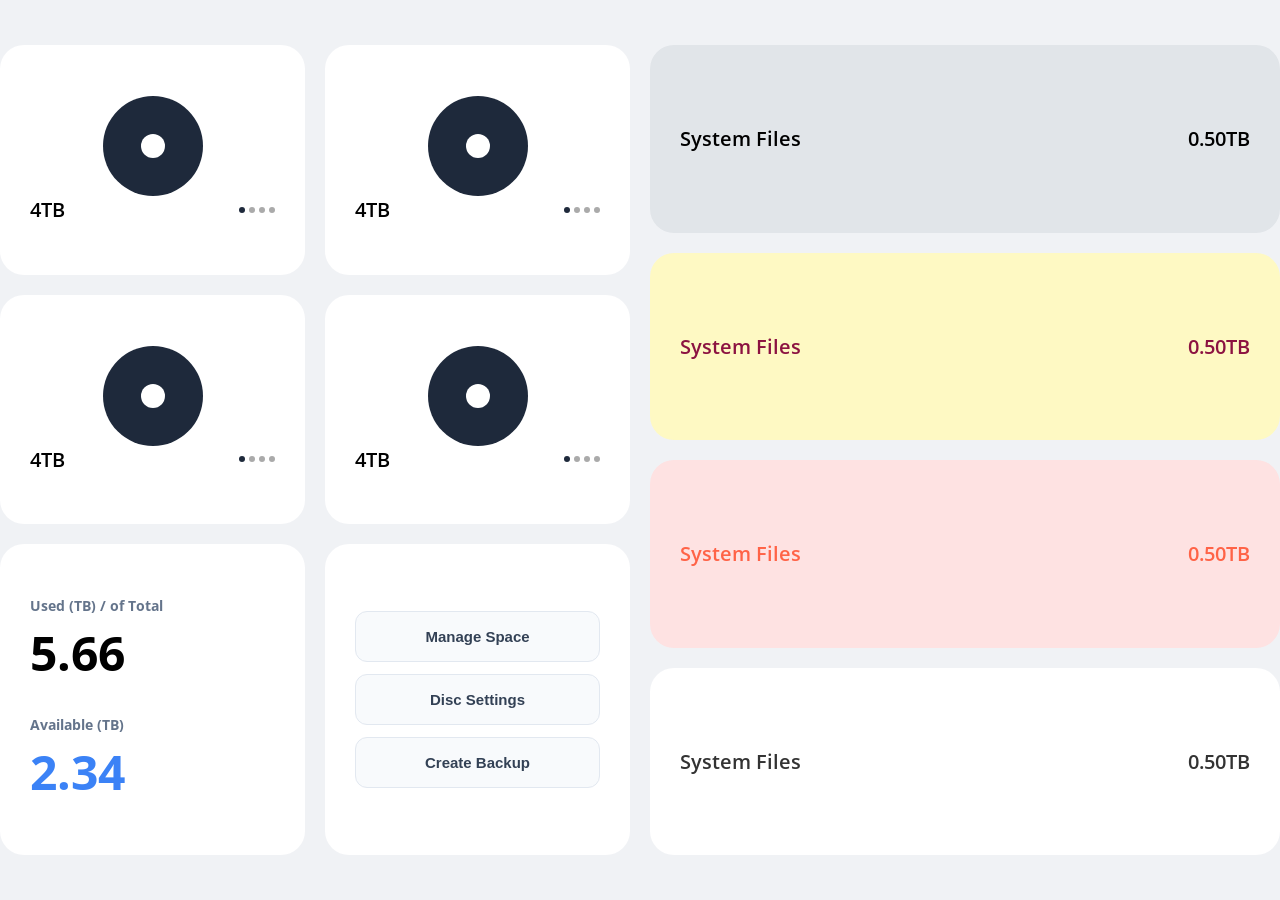
<file: practice3/index.html>
<!DOCTYPE html>
<html lang="en">
<head>
    <meta charset="UTF-8">
    <title>Title</title>
    <link rel="stylesheet" href="style.css">
</head>
<body>
    <div class="container">
        <!-- 왼편 -->
        <div class="storage-area">
            <!-- 왼쪽 위 -->
            <div class="storage-graph">
                <div class="hdd-card card">
                    <div class="hdd-icon">
                        <div class="hdd-inner"></div>
                    </div>
                    <div class="hdd-footer">
                        <span>4TB</span>
                        <div class="hdd-dots">
                            <div></div>
                            <div></div>
                            <div></div>
                            <div></div>
                        </div>
                    </div>
                </div>
                <div class="hdd-card card">
                    <div class="hdd-icon">
                        <div class="hdd-inner"></div>
                    </div>
                    <div class="hdd-footer">
                        <span>4TB</span>
                        <div class="hdd-dots">
                            <div></div>
                            <div></div>
                            <div></div>
                            <div></div>
                        </div>
                    </div>
                </div>
                <div class="hdd-card card">
                    <div class="hdd-icon">
                        <div class="hdd-inner"></div>
                    </div>
                    <div class="hdd-footer">
                        <span>4TB</span>
                        <div class="hdd-dots">
                            <div></div>
                            <div></div>
                            <div></div>
                            <div></div>
                        </div>
                    </div>
                </div>
                <div class="hdd-card card">
                    <div class="hdd-icon">
                        <div class="hdd-inner"></div>
                    </div>
                    <div class="hdd-footer">
                        <span>4TB</span>
                        <div class="hdd-dots">
                            <div></div>
                            <div></div>
                            <div></div>
                            <div></div>
                        </div>
                    </div>
                </div>
            </div>

            <!-- 왼쪽 아래 -->
            <div class="storage-info">
                <div class="space-card card">
                    <div class="space-item">
                        <h3>Used (TB) / of Total</h3>
                        <h2>5.66</h2>
                    </div>
                    <div class="space-item">
                        <h3>Available (TB)</h3>
                        <h2 class="accent">2.34</h2>
                    </div>
                </div>
                <div class="setting-card card">
                    <button>Manage Space</button>
                    <button>Disc Settings</button>
                    <button>Create Backup</button>
                </div>
            </div>
        </div>

        <!-- 오른



       편 -->
        <div class="stats-area">
            <div class="stats-row card">
                <span class="stats-name">System Files</span>
                <span class="stats-size">0.50TB</span>






















            </div>
            <div class="stats-row card">
                <span class="stats-name">System Files</span>
                <span class="stats-size">0.50TB</span>
            </div>
            <div class="stats-row card">
                <span class="stats-name">System Files</span>
                <span class="stats-size">0.50TB</span>
            </div>
            <div class="stats-row card">
                <span class="stats-name">System Files</span>
                <span class="stats-size">0.50TB</span>
            </div>
        </div>
    </div>
</body>
</html>
</file>
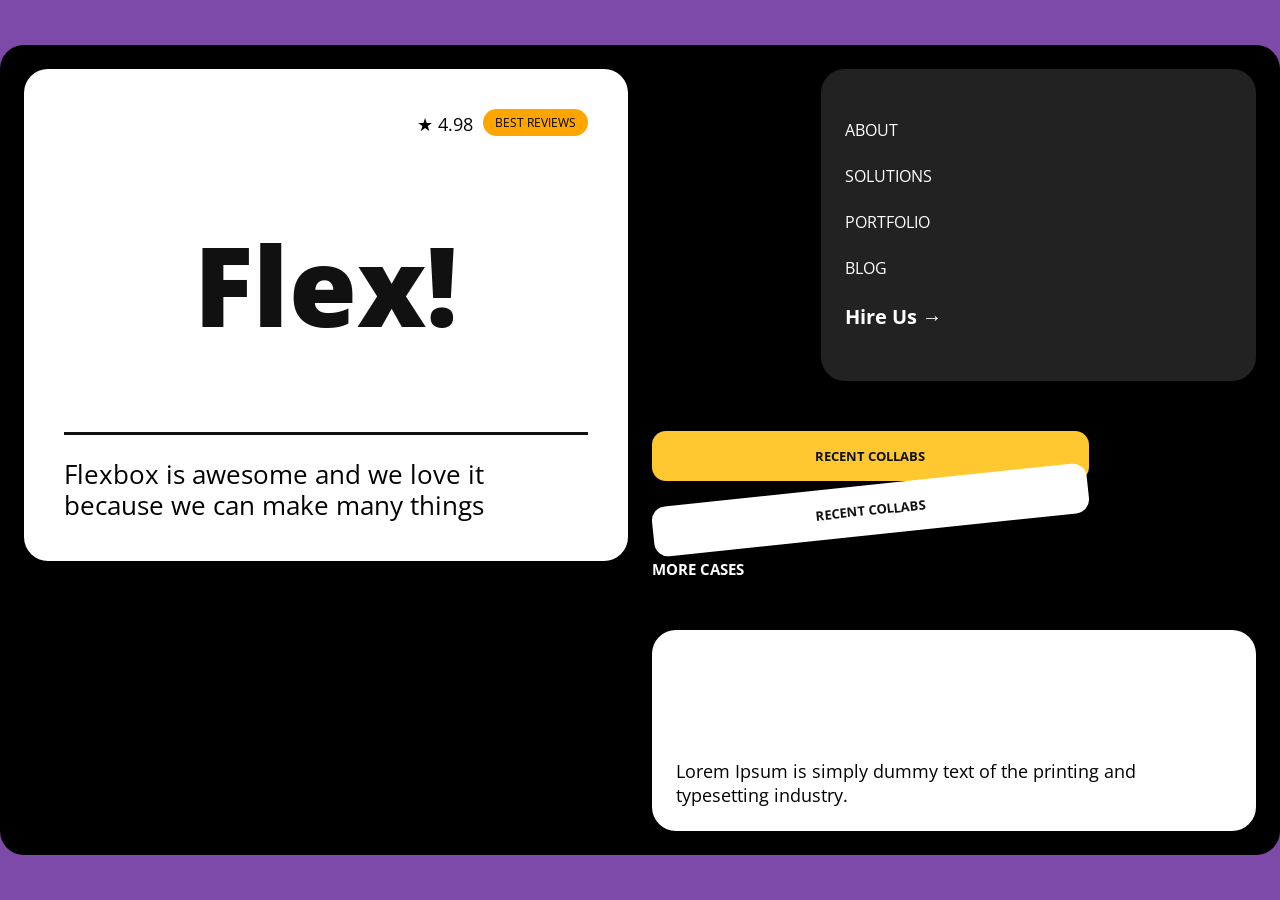
<file: practice4/index.html>
<!DOCTYPE html>
<html lang="en">
<head>
    <meta charset="UTF-8">
    <title>Title</title>
    <link rel="stylesheet" href="style.css">
</head>
<body>
    <div class="container card flex-row">
        <!-- 왼편 -->
        <div class="left-container flex-col">
            <!-- 왼편 위 -->
            <div class="card flex-col header-card">
                <div class="flex-row header-top ">
                    <span class="rating">★ 4.98</span>
                    <span class="badge">Best Reviews</span>
                </div>
                <div class="header-title">Flex!</div>
                <div class="header-bottom">
                    Flexbox is awesome and we love it because we can make many things
                </div>
            </div>

            <!-- 왼편 아래 -->
            <div class="card flex-row photo-box">
                <div class="card img-card img-1"></div>
                <div class="card img-card img-2"></div>
            </div>
        </div>

        <!-- 오른편 -->
        <div class="right-container flex-col">
            <div class="card flex-row right-row">
                <div class="card img-card img-3"></div>
                <nav class="card flex-col nav-card">
                    <ul class="flex-col">
                        <li>ABOUT</li>
                        <li>SOLUTIONS</li>
                        <li>PORTFOLIO</li>
                        <li>BLOG</li>
                        <li>Hire Us &rarr;</li>
                    </ul>
                </nav>
            </div>
            <div class="card flex-row right-row">
                <div class="card flex-col collab">
                    <div class="collab-box box-yellow">Recent Collabs</div>
                    <div class="collab-box box-white">Recent Collabs</div>
                    <div class="collab-cta">More cases</div>
                </div>
                <div class="card img-card img-4"></div>
            </div>
            <div class="card flex-col footer-card">
                Lorem Ipsum is simply dummy text of the printing and typesetting industry.
            </div>
        </div>
    </div>
</body>
</html>
</file>
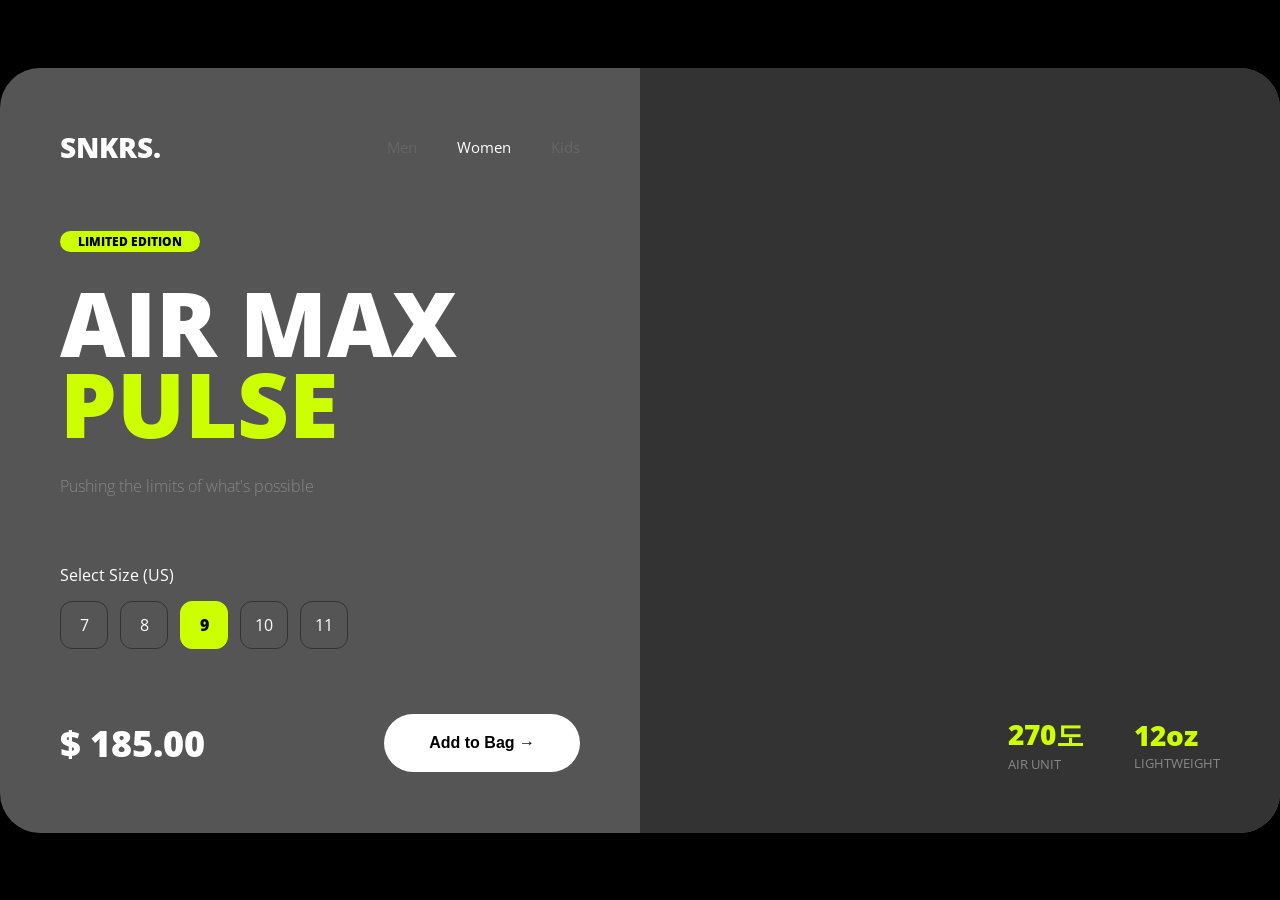
<file: practice5/index.html>
<!DOCTYPE html>
<html lang="en">
<head>
    <meta charset="UTF-8">
    <title>Title</title>
    <link rel="stylesheet" href="style.css" />
</head>
<body>
<div class="container flex-row">
    <!-- 좌측 -->
    <section class="info-section flex-col">
        <div class="product-header flex-row">
            <div class="logo">SNKRS.</div>
            <nav class="flex-row top-nav">
                <span>Men</span>
                <span class="active">Women</span>
                <span>Kids</span>
            </nav>
        </div>
        <div class="flex-col product-detail">
            <span class="badge">Limited Edition</span>
            <h1 class="title">
                AIR MAX<br />
                <span class="highlight">PULSE</span>
            </h1>
            <p class="desc">Pushing the limits of what's possible</p>
        </div>
        <div class="flex-col size-selector">
            <span class="size-label">Select Size (US)</span>
            <div class="flex-row sizes">
                <div class="flex-center size-box">7</div>
                <div class="flex-center size-box">8</div>
                <div class="flex-center size-box size-active">9</div>
                <div class="flex-center size-box">10</div>
                <div class="flex-center size-box">11</div>
            </div>
        </div>
        <div class="flex-row action-row">
            <span class="price">$ 185.00</span>
            <button class="buy-btn">Add to Bag &rarr;</button>
        </div>
    </section>

    <!-- 우측 -->
    <section class="visual-section flex-col">
        <div class="flex-center img-container">
            <div class="shoe-img"></div>
        </div>
        <div class="flex-row features">
            <div class="flex-col feature-item">
                <span class="f-value">270도</span>
                <span class="f-key">Air Unit</span>
            </div>
            <div class="flex-col feature-item">
                <span class="f-value">12oz</span>
                <span class="f-key">LightWeight</span>
            </div>
        </div>
    </section>
</div>
</body>
</html>
</file>
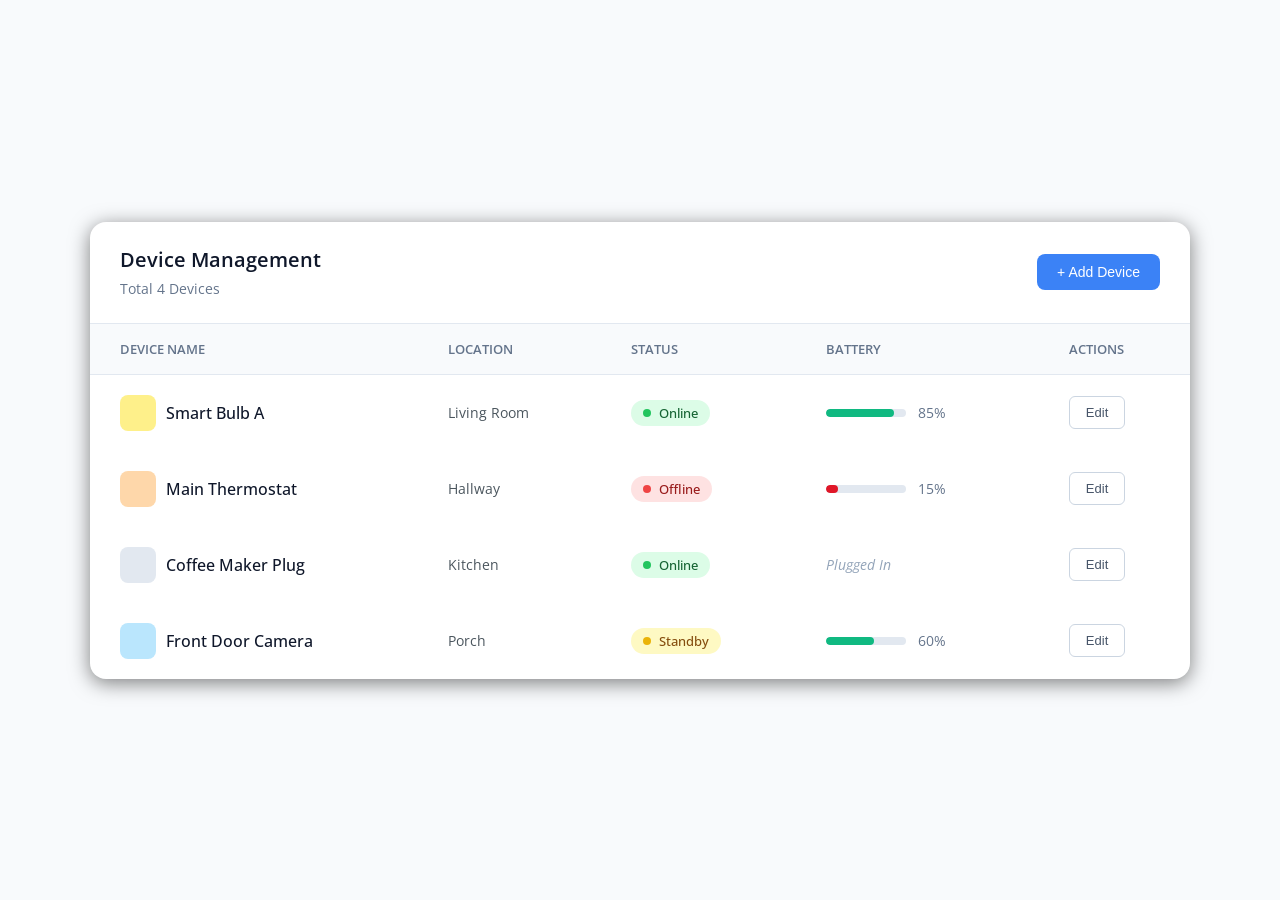
<file: practice6/index.html>
<!DOCTYPE html>
<html lang="en">
<head>
    <meta charset="UTF-8">
    <title>Title</title>
    <link rel="stylesheet" href="style.css"/>
</head>
<body>
    <div class="list-container">
        <div class="list-header">
            <div class="header-title">
                <h2>Device Management</h2>
                <span class="device-count">Total 4 Devices</span>
            </div>
            <button class="btn-add">+ Add Device</button>
        </div>
        <table class="data-table">
            <thead>
                <tr>
                    <th>DEVICE NAME</th>
                    <th>LOCATION</th>
                    <th>STATUS</th>
                    <th>BATTERY</th>
                    <th>ACTIONS</th>
                </tr>
            </thead>
            <tbody>
                <tr>
                    <td>
                        <div class="device-info">
                        <div class="icon-box icon-light"></div>
                        <span class="device-name">Smart Bulb A</span>
                        </div>
                    </td>
                    <td class="location">Living Room</td>
                    <td>
                        <div class="status-badge badge-online">
                            <div class="status-dot"></div>
                            <span>Online</span>
                        </div>
                    </td>
                    <td>
                        <div class="battery-wrapper">
                            <div class="battery-bar">
                                <div class="battery-fill" style="width: 85%"></div>
                            </div>
                            <span class="battery-text">85%</span>
                        </div>
                    </td>
                    <td>
                        <button class="btn-edit">Edit</button>
                    </td>
                </tr>

                <tr>
                    <td>
                        <div class="device-info">
                            <div class="icon-box icon-thermostat"></div>
                            <span class="device-name">Main Thermostat</span>
                        </div>
                    </td>
                    <td class="location">Hallway</td>
                    <td>
                        <div class="status-badge badge-offline">
                            <div class="status-dot"></div>
                            <span>Offline</span>
                        </div>
                    </td>
                    <td>
                        <div class="battery-wrapper">
                            <div class="battery-bar">
                                <div class="battery-fill-A" style="width: 15%"></div>
                            </div>
                            <span class="battery-text">15%</span>
                        </div>
                    </td>
                    <td>
                        <button class="btn-edit">Edit</button>
                    </td>
                </tr>

                <tr>
                    <td>
                        <div class="device-info">
                            <div class="icon-box icon-plug"></div>
                            <span class="device-name">Coffee Maker Plug</span>
                        </div>
                    </td>
                    <td class="location">Kitchen</td>
                    <td>
                        <div class="status-badge badge-online">
                            <div class="status-dot"></div>
                            <span>Online</span>
                        </div>
                    </td>
                    <td>
                        <div class="battery-wrapper">
                            <span class="battery-text-A">Plugged In</span>
                        </div>
                    </td>
                    <td>
                        <button class="btn-edit">Edit</button>
                    </td>
                </tr>

                <tr>
                    <td>
                        <div class="device-info">
                            <div class="icon-box icon-camera"></div>
                            <span class="device-name">Front Door Camera</span>
                        </div>
                    </td>
                    <td class="location">Porch</td>
                    <td>
                        <div class="status-badge badge-standby">
                            <div class="status-dot"></div>
                            <span>Standby</span>
                        </div>
                    </td>
                    <td>
                        <div class="battery-wrapper">
                            <div class="battery-bar">
                                <div class="battery-fill" style="width: 60%"></div>
                            </div>
                            <span class="battery-text">60%</span>
                        </div>
                    </td>
                    <td>
                        <button class="btn-edit">Edit</button>
                    </td>
                </tr>
            </tbody>
        </table>
    </div>
</body>
</html>
</file>
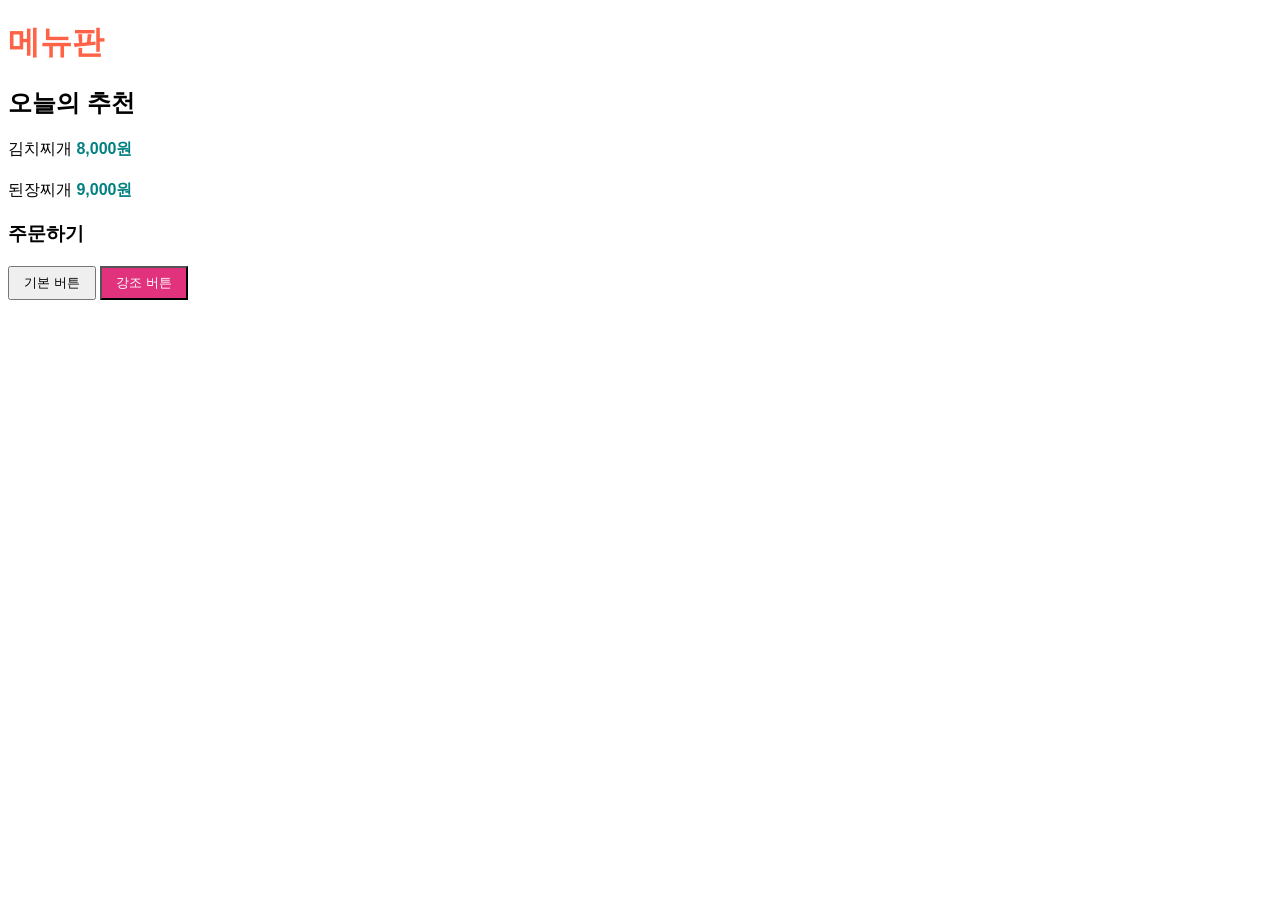
<file: 01-selector/01-basic-selector.html>
<!DOCTYPE html>
<html lang="en">
<head>
    <meta charset="UTF-8">
    <title>Title</title>
    <link rel="stylesheet" href="01-basic-selector.css"
</head>
<body>
<h1 id="title">메뉴판</h1>
<h2>오늘의 추천</h2>
<p>김치찌개 <span class="price">8,000원</span></p>
<p>된장찌개 <span class="price">9,000원</span></p>
<h3>주문하기</h3>
<button class="btn">기본 버튼</button>
<button class="btn primary">강조 버튼</button>
</body>
</html>
</file>
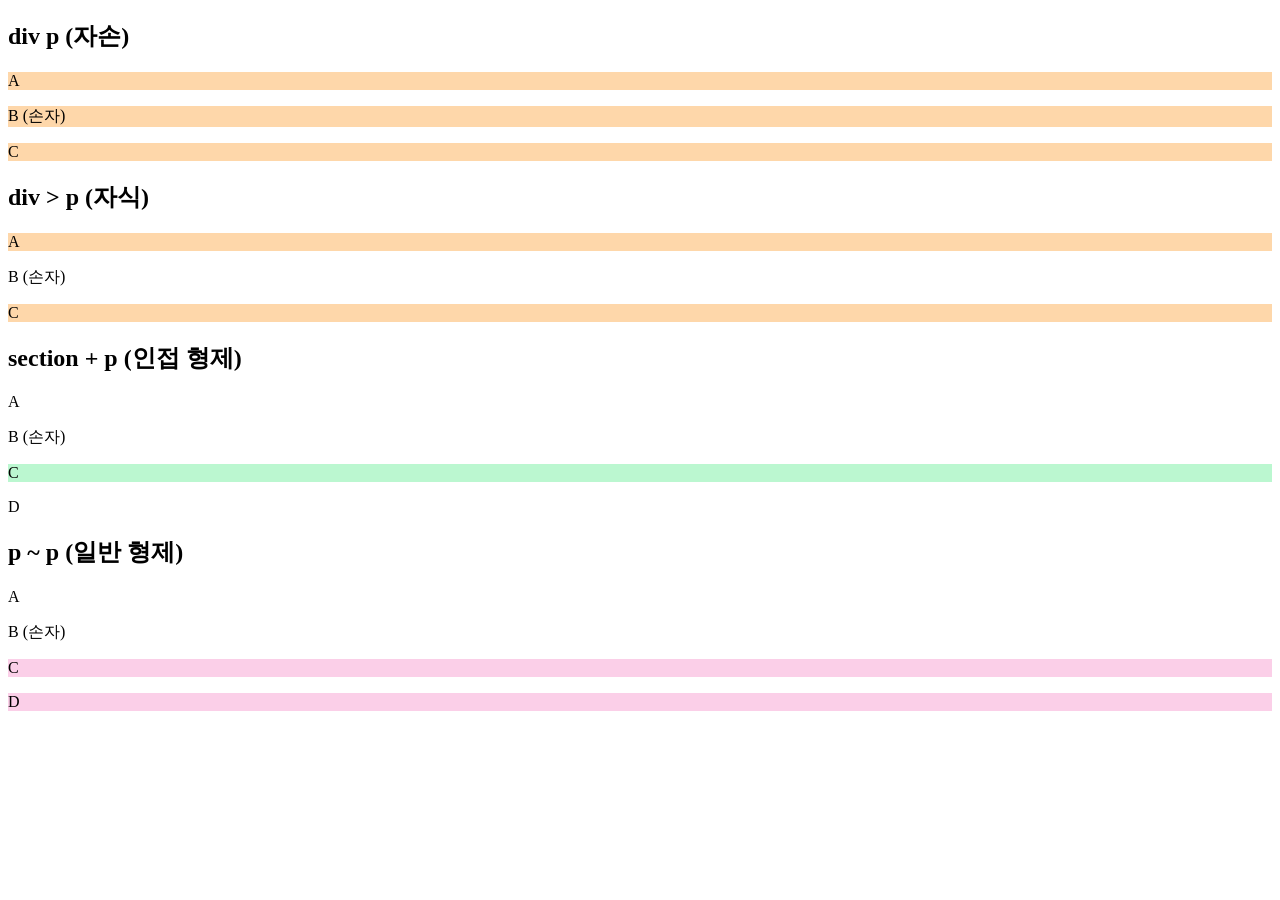
<file: 01-selector/02-combinator.html>
<!DOCTYPE html>
<html lang="en">
<head>
    <meta charset="UTF-8">
    <title>Title</title>
    <link rel ="stylesheet" href="02-combinator.css"/>
</head>
<body>
<h2>div p (자손)</h2>
<div class="box decendant">
    <p>A</p>
    <section>
      <p>
          B (손자)
      </p>
    </section>
    <p>C</p>
</div>

<h2>div &gt; p (자식)</h2>
<div class="box child">
    <p>A</p>
    <section>
        <p>B (손자)</p>
    </section>
    <p>C</p>
</div>

<h2>section + p (인접 형제)</h2>
<div class="box adjacent">
    <p>A</p>
    <section>
        <p>B (손자)</p>
    </section>
    <p>C</p>
    <p>D</p>
</div>

<h2>p ~ p (일반 형제)</h2>
<div class="box sibling">
    <p>A</p>
    <section>
        <p>B (손자)</p>
    </section>
    <p>C</p>
    <p>D</p>
</div>
</body>
</html>
</file>
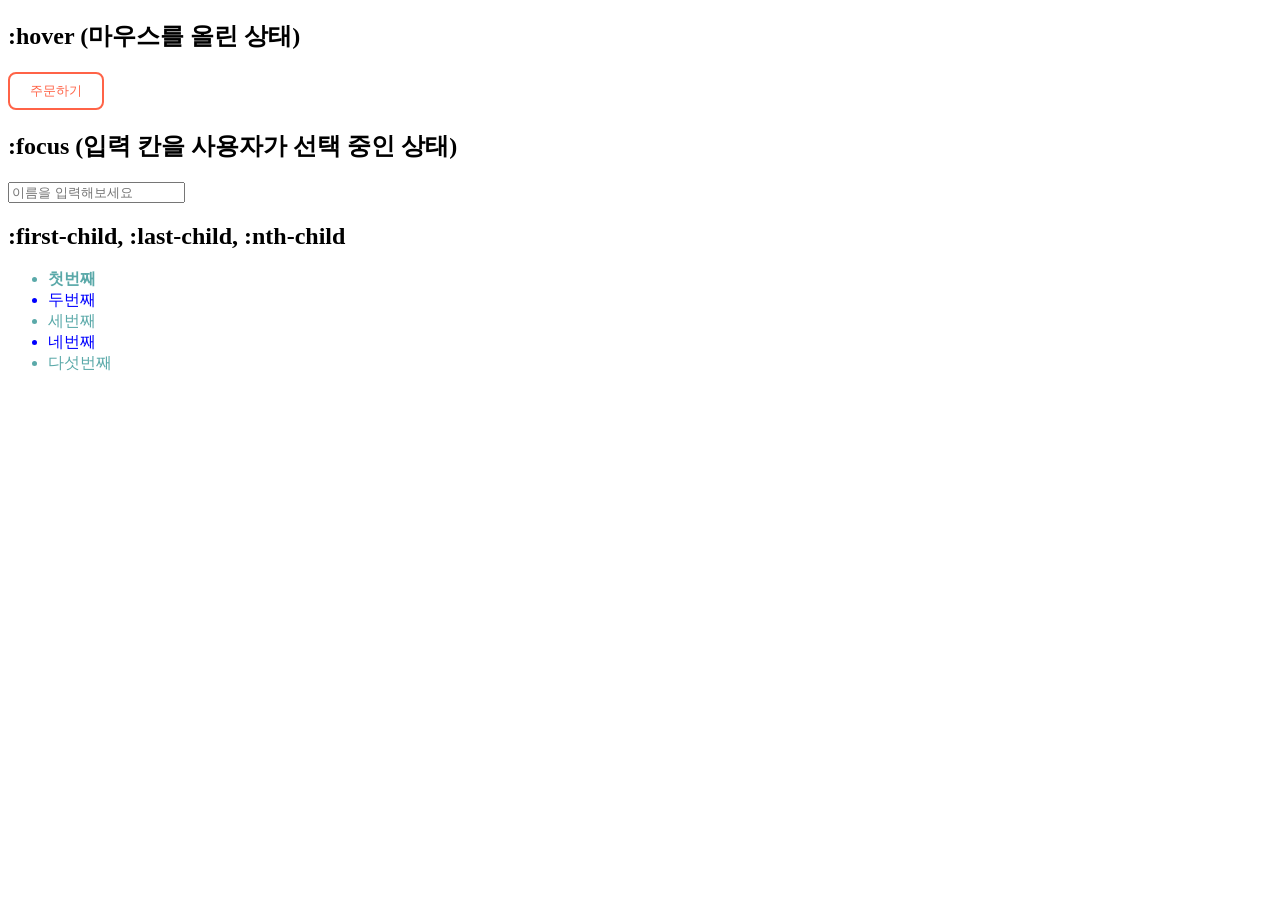
<file: 01-selector/03-pseudo.html>
<!DOCTYPE html>
<html lang="en">
<head>
    <meta charset="UTF-8">
    <title>Title</title>
    <link rel="stylesheet" href="03-pseudo.css"/>
</head>
<body>
<h2>:hover (마우스를 올린 상태)</h2>
<button class="btn">주문하기</button>

<h2>:focus (입력 칸을 사용자가 선택 중인 상태)</h2>
<input placeholder="이름을 입력해보세요" />

<h2>:first-child, :last-child, :nth-child</h2>
<ul>
    <li>첫번째</li>
    <li>두번째</li>
    <li>세번째</li>
    <li>네번째</li>
    <li>다섯번째</li>
</ul>
</body>
</html>
</file>
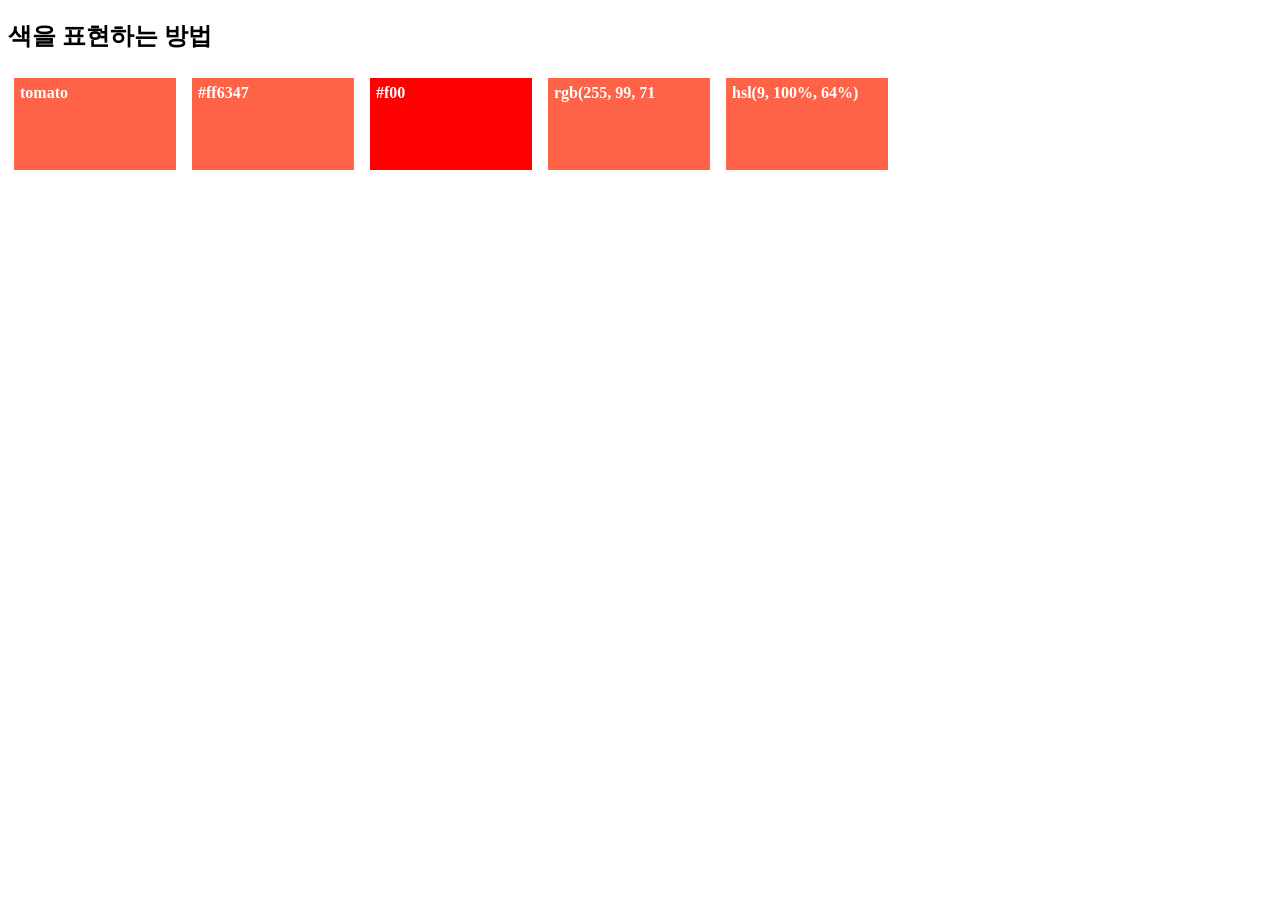
<file: 02-color-unit-font/01-color.html>
<!DOCTYPE html>
<html lang="en">
<head>
    <meta charset="UTF-8">
    <title>Title</title>
    <link rel="stylesheet" href="01-color.css">
</head>
<body>
<h2>색을 표현하는 방법</h2>
<div class="swatch name">tomato</div>
<div class="swatch hex">#ff6347</div>
<div class="swatch hex-short">#f00</div>
<div class="swatch rgb">rgb(255, 99, 71</div>
<div class="swatch hsl">hsl(9, 100%, 64%)</div>
</body>
</html>
</file>
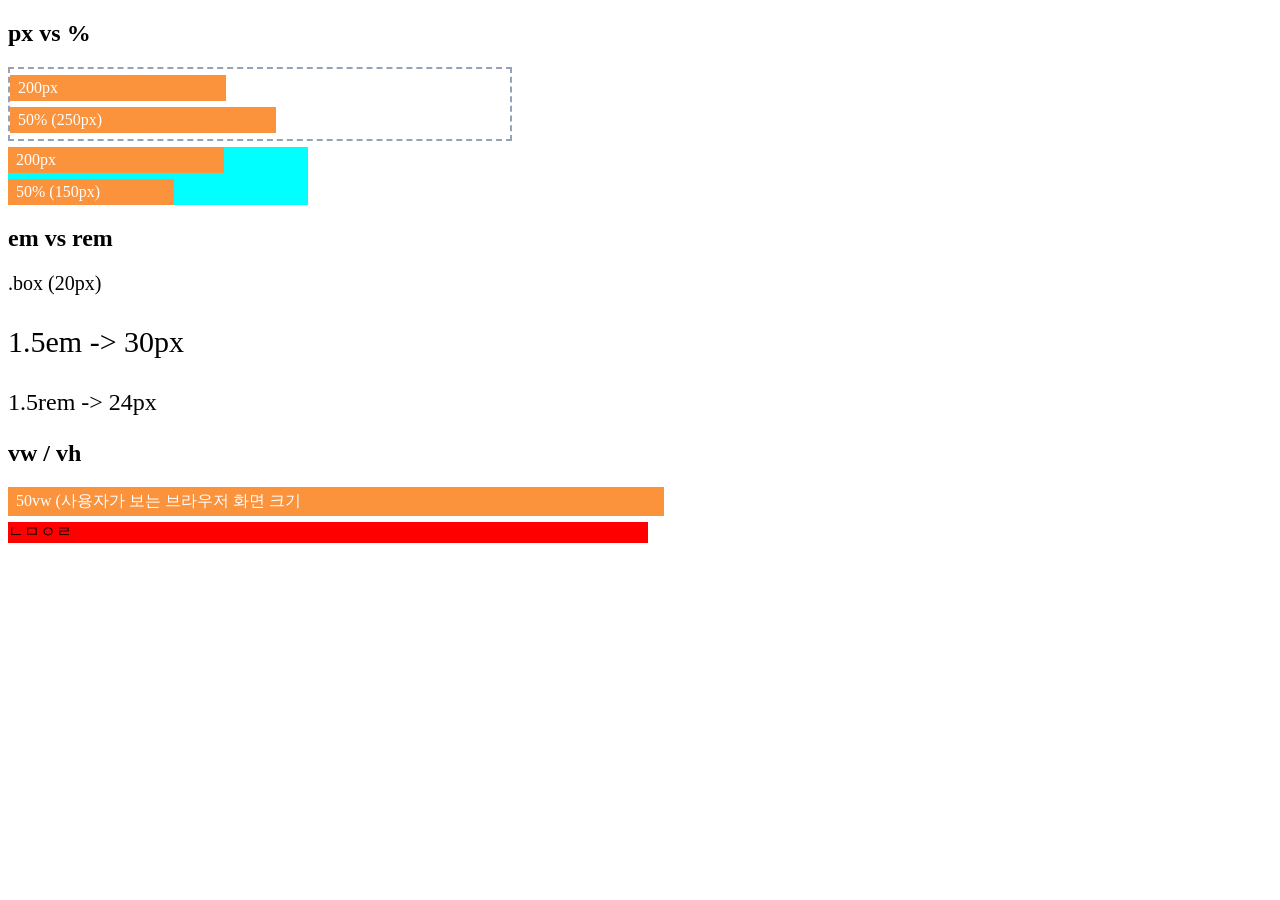
<file: 02-color-unit-font/02-unit.html>
<!DOCTYPE html>
<html lang="en">
<head>
    <meta charset="UTF-8">
    <title>Title</title>
    <link rel="stylesheet" href="02-unit.css"/>
</head>
<body>
      <h2>px vs %</h2>
      <div class="parent-wide">
           <div class="bar px">200px</div>
           <div class="bar percent">50% (250px)</div>
      </div>
      <div class="parent-narrow">      <!-- width를 따로 주지 않았기 때문에 부모 크기 전체가 영역 -->
          <div class="bar px">200px</div>
          <div class="bar percent">50% (150px)</div>
      </div>

      <h2>em vs rem</h2>
      <div class="box">
          .box (20px)
          <p class="em">1.5em -> 30px</p>
          <p class="rem">1.5rem -> 24px</p>
      </div>

      <h2>vw / vh</h2>
      <div class="bar vw">50vw (사용자가 보는 브라우저 화면 크기</div>
      <div style="width:50%;">
          <div style="width: 50vw; background: red;">ㄴㅁㅇㄹ</div>
      </div>
</body>
</html>
</file>
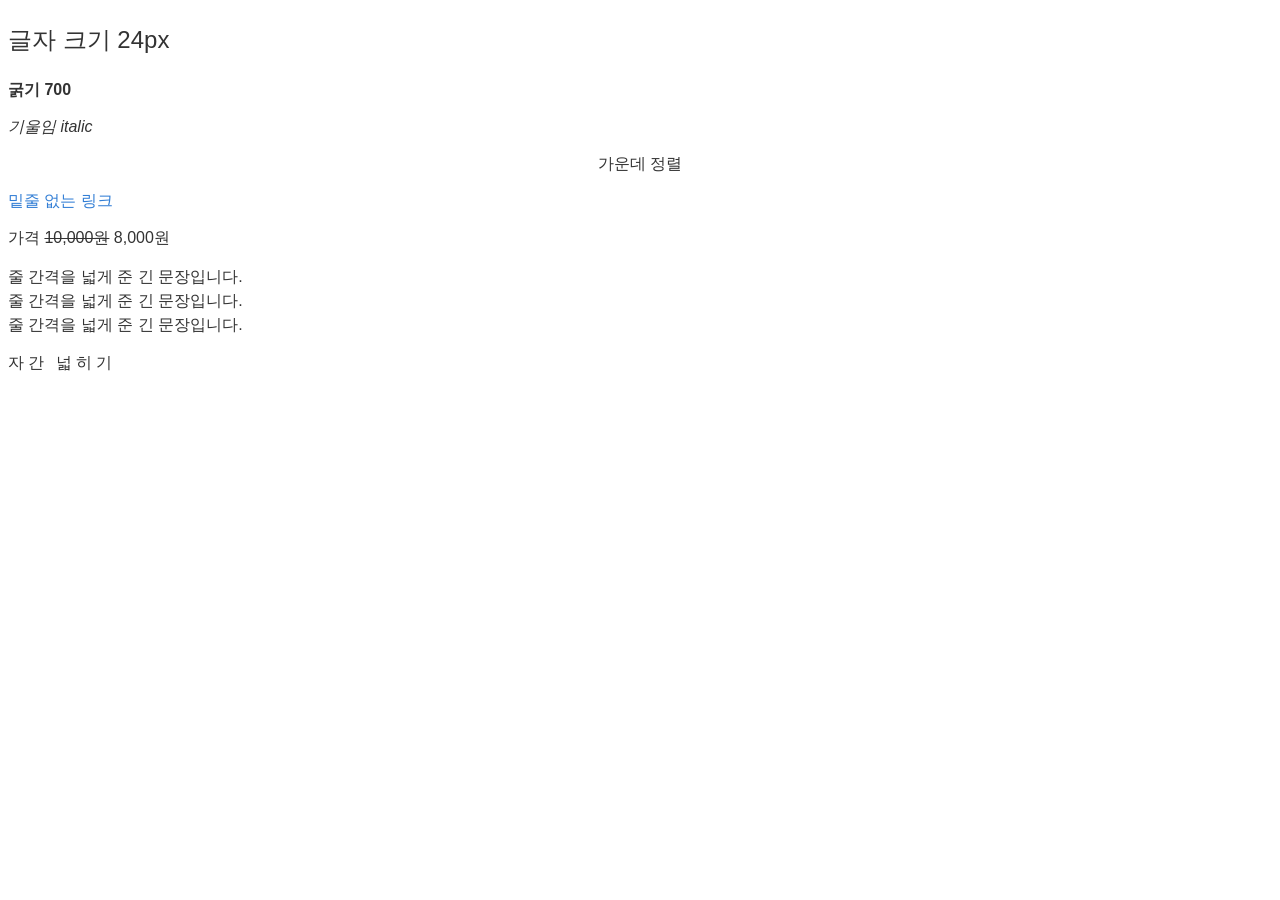
<file: 02-color-unit-font/03-font-text.html>
<!DOCTYPE html>
<html lang="en">
<head>
    <meta charset="UTF-8">
    <title>Title</title>
    <link rel="stylesheet" href="03-font-text.css">
</head>
<body>
     <p class="size">글자 크기 24px</p>
     <p class="bold">굵기 700</p>
     <p class="italic">기울임 italic</p>

     <p class="center">가운데 정렬</p>
     <p>
         <a class="no-underline" href="#">밑줄 없는 링크</a>
     </p>
     <p>가격 <span class="line-through">10,000원</span> 8,000원</p>

     <p class="tail">
         줄 간격을 넓게 준 긴 문장입니다.<br />
         줄 간격을 넓게 준 긴 문장입니다.<br />
         줄 간격을 넓게 준 긴 문장입니다.
     </p>
     <p class="spacing">자간 넓히기</p>
</body>
</html>
</file>
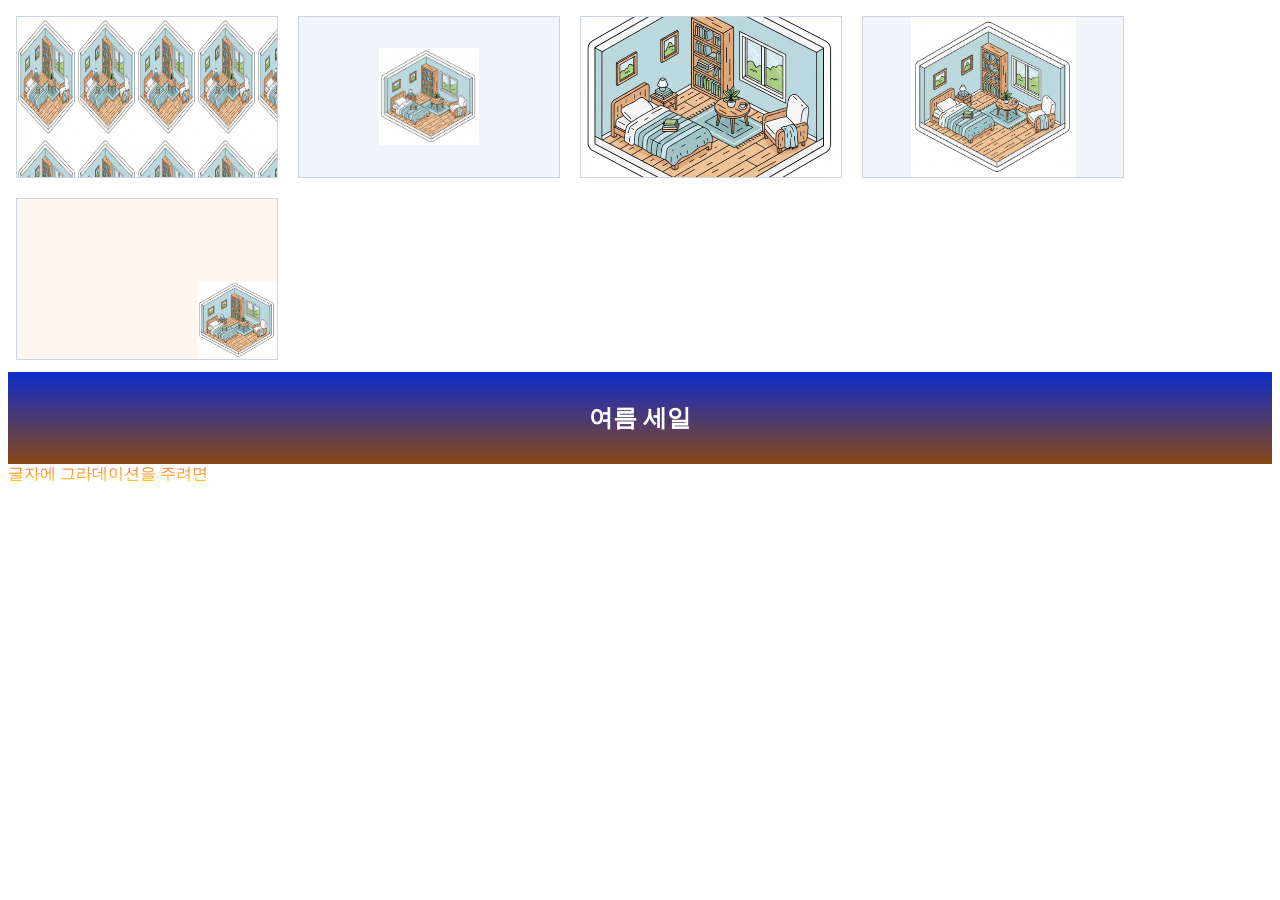
<file: 02-color-unit-font/04-background.html>
<!DOCTYPE html>
<html lang="en">
<head>
    <meta charset="UTF-8">
    <title>Title</title>
    <link rel="stylesheet" href="04-background.css">
</head>
<body>
    <div class="box repeat"></div>
    <div class="box center"></div>
    <div class="box cover"></div>
    <div class="box contain"></div>
    <div class="box shorthand"></div>

    <div class="gradient">여름 세일</div>

    <div class="text-gradient">글자에 그라데이션을 주려면</div>
</body>
</html>
</file>
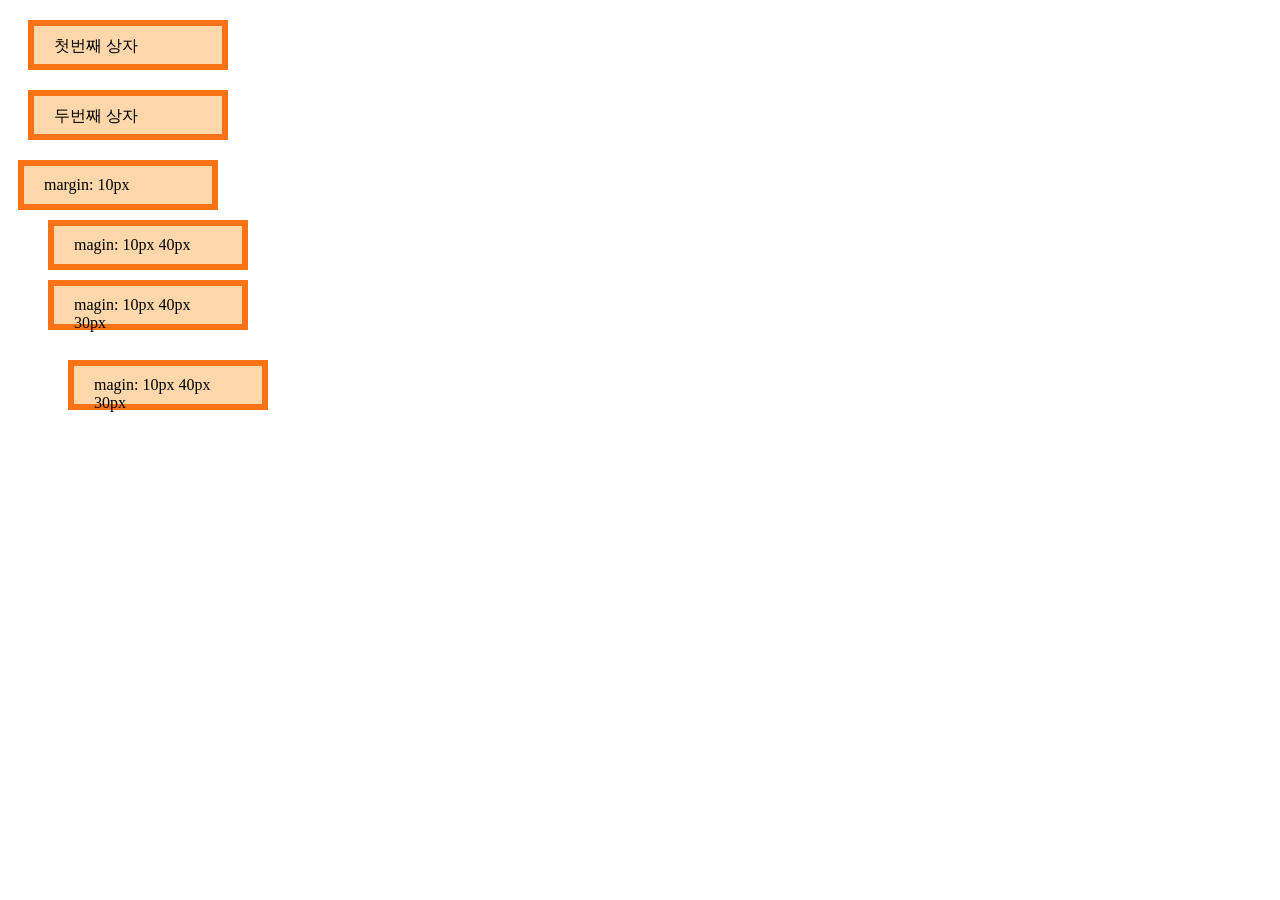
<file: 03-obx-model/01-box.html>
<!DOCTYPE html>
<html lang="en">
<head>
    <meta charset="UTF-8">
    <title>Title</title>
    <link rel="stylesheet" href="01-box.css"/>
</head>
<body>
    <div class="box">첫번째 상자</div>
    <div class="box">두번째 상자</div>

    <div class="box m1">margin: 10px</div>
    <div class="box m2">magin: 10px 40px</div>
    <div class="box m3">magin: 10px 40px 30px</div>
    <div class="box m4">magin: 10px 40px 30px</div>
</body>
</html>
</file>
<file: practice3/style.css>
@import url('https://fonts.googleapis.com/css2?family=Open+Sans:ital,wght@0,300..800;1,300..800&display=swap');

* {
    box-sizing: border-box;
    margin: 0;
    padding: 0;
}

body {
    font-family: "Open Sans", sans-serif;
    display: flex;
    justify-content: center;
    align-items: center;
    height: 100dvh;
    background-color: #f0f2f5;
}

.card {
    background-color: white;
    border-radius: 24px;
    padding: 30px;
    display: flex;
    flex-direction: column;
}

.storage-area {
    width: calc(50% - 10px);
    display: flex;
    flex-direction: column;
    gap: 20px;
}

.container {
    width: 100%;   /* 부모 기준으로 width를 100% 쓰겠다 */
    max-width: 1600px; /* 대신 최대 크기는 1600px를 넘어가지 못 한다 */
    height: 90dvh;
    display: flex;
    gap: 20px;
}

.storage-graph {
    display: flex;
    flex-wrap: wrap;    /* 줄바꿈 허용 -> 자식의 길이를 존중해서 */
    gap: 20px;
    flex-grow: 2;
}

.hdd-card {
    width: calc(50% - 10px);    /* 계산을 통해 동적으로 브라우저가 결정할 수 있도록 함 */
    justify-content: center;
    align-items: center;
}

.hdd-icon {
    width: 100px;
    height: 100px;
    background-color: #1e293b;
    border-radius: 50%;
    display: flex;
    flex-direction: column;
    justify-content: center;
    align-items: center;
}

.hdd-inner {
    width: 24px;
    height: 24px;
    background-color: white;
    border-radius: 50%;
}

.hdd-footer {
    width: 100%;
    display: flex;
    justify-content: space-between;
    align-items: center;
}

.hdd-footer > span {
    font-size: 20px;
    font-weight: 600;
}

.hdd-dots {
    display: flex;
    gap: 4px;
}

.hdd-dots > div {
    width: 6px;
    height: 6px;
    background-color: #aaa;
    border-radius: 50%;
}

.hdd-dots > div:first-child {
    background-color: #1e293b;
}

.storage-info {
    display: flex;
    gap: 20px;
    flex-grow: 1;
}

.space-card {
    width: calc(50% - 10px);
    justify-content: center;
    gap: 30px;
}

.space-item > h3 {
    font-size: 14px;
    color: #64748b;
    margin-bottom: 5px;
}

.space-item > h2 {
    font-size: 48px;
    font-weight: bold;
}

.accent {
    color: #3b82f6;
}

.setting-card {
    width: calc(50% - 10px);
    justify-content: center;
    gap: 12px;
}

.setting-card > button {
    padding: 16px;
    background-color: #f8fafc;
    border: 1px solid #e2e8f0;
    font-size: 15px;
    border-radius: 12px;
    font-weight: bold;
    color: #334155;
    cursor: pointer;
}
.setting-card > button:hover {
    background-color: #1e293b;
    color: white;
}

.stats-area {
    flex-grow: 1;
    display: flex;
    flex-direction: column;
    gap: 20px;
}

.stats-row {
    flex-direction: row;
    justify-content: space-between;
    align-items: center;
    font-size: 20px;
    font-weight: 600;
    color: #333;
    height: calc((100% - 60px) / 4);
}

.stats-row:first-child {
    background-color: #e1e5e9;
    color: #000000;
}
.stats-row:nth-child(2) {
    background-color: #fef9c3;
    color: #8c1341;
}
.stats-row:nth-child(3) {
    background-color: #fee2e2;
    color: tomato;
}
</file>
<file: practice4/style.css>
@import url('https://fonts.googleapis.com/css2?family=Open+Sans:ital,wght@0,300..800;1,300..800&display=swap');

* {
    box-sizing: border-box;
    padding: 0;
    margin: 0;
}

body {
    font-family: "Open Sans", sans-serif;
    height: 100dvh;
    display: flex;
    justify-content: center;
    align-items: center;
    background-color: #7d4aa9;
}

.container {
    background-color: black;
    width: 100%;
    max-width: 1300px;
    height: 90%;
    padding: 24px;
    gap: 24px;
}

.card {
    border-radius: 24px;
}

.flex-row {
    display: flex;
    gap: 24px;
}

.flex-col {
    display: flex;
    flex-direction: column;
    gap: 24px;
}

.left-container {
    gap: 24px;
    flex: 1;
    min-width: 0;
    height: 100%;
}

.right-container {
    gap: 24px;
    flex: 1;
    min-width: 0;
    height: 100%;
}

.header-card {
    padding: 40px;
    background-color: white;
    justify-content: space-between;
    height: calc((100% - 24px) / 3 * 2);
}

.header-top {
    justify-content: flex-end;
    align-items: center;
    gap: 10px;
}

.rating {
    font-size: 18px;
    margin-top: 2px;
}

.badge {
    background-color: orange;
    font-size: 12px;
    border-radius: 16px;
    padding: 5px 12px;
    text-transform: uppercase;
}

.header-title {
    font-size: 110px;
    font-weight: 900;
    color: #111;
    text-align: center;
}

.header-bottom {
    font-size: 26px;
    padding-top: 24px;
    border-top: 3px solid #111;
    line-height: 1.2;
}

.photo-box {
    height: calc((100% - 24px) / 3);
    gap: 24px;
}

.img-card {
    flex: 1;
    background-size: cover;
    background-position: center;
}

.right-row {
    flex-grow: 1;
}

.nav-card {
    flex-grow: 2;
    background-color: #222;
    color: white;
    padding: 24px;
    justify-content: center;
}

.nav-card ul {
    list-style: none;
}

.nav-card ul li {
    cursor: pointer;
}

.nav-card ul li:last-child { font-size: 20px; font-weight: 700; }

.collab {
    flex-grow: 2;
    justify-content: center;
}

.collab {
    flex-grow: 2;
    justify-content: center;
}

.collab-box {
    border-radius: 14px;
    font-size: 13px;
    text-transform: uppercase;
    font-weight: 700;
    padding: 16px 20px;
    color: #111;
    text-align: center;
}

.box-yellow { background-color: #ffc830; }
.box-white {
    background-color: white;
    transform: rotate(-6deg);
    margin-top: -20px;
}

.collab-cta {
    color: white;
    text-transform: uppercase;
    font-size: 15px;
    font-weight: 700;
    cursor: pointer;
}

.footer-card {
    flex-grow: 2;
    background-color: white;
    padding: 24px;
    justify-content: flex-end;
    font-size: 18px;
}

.img-1 {                 /* unsplash.com 무료 퀄리티 좋음*/
    background-image: url("https://images.unsplash.com/photo-1790619734642-d6763e9b7320?fm=jpg&q=60&w=3000&auto=format&fit=crop&ixlib=rb-4.1.0&ixid=NHwxMjA3fDA%3D");
}
.img-2 {
    background-image: url("https://images.unsplash.com/photo-1790619623560-3994537d6777?fm=jpg&q=60&w=3000&auto=format&fit=crop&ixlib=rb-4.1.0&ixid=NHwxMjA3fDA%3D");
}
.img-3 {
    background-image: url("https://images.unsplash.com/photo-1770306924351-763b847ffc80?fm=jpg&q=60&w=3000&auto=format&fit=crop&ixlib=rb-4.1.0&ixid=NHwxMjA3fDA%3D");
    flex-grow: 1;
}
.img-4 {
    background-image: url("https://images.unsplash.com/photo-1791377250222-466119ca12d9?fm=jpg&q=60&w=3000&auto=format&fit=crop&ixlib=rb-4.1.0&ixid=NHwxMjA3fDA%3D");
}
</file>
<file: practice5/style.css>
@import url('https://fonts.googleapis.com/css2?family=Open+Sans:ital,wght@0,300..800;1,300..800&display=swap');

* {
    box-sizing: border-box;
    padding: 0;
    margin: 0;
}

body {
    font-family: "Open Sans", sans-serif;
    height: 100dvh;
    display: flex;
    justify-content: center;
    align-items: center;
    background-color: black;
    color: white;
}

.flex-row {
    display: flex;
    align-items: center;
}

.flex-col {
    display: flex;
    flex-direction: column;
}

.flex-center {
    display: flex;
    justify-content: center;
    align-items: center;
}

.container {
    width: 100%;
    max-width: 1300px;
    height: 85dvh;
    background-color: #555;
    border-radius: 40px;
    align-items: stretch;    /* align-items의 기본값. 자식 크기를 무시, 부모 크기만큼 늘린다 */
    overflow: hidden;
}

section {
    width: 50%;
    padding: 60px;
}

.info-section {
    justify-content: space-between;
}

.product-header {
    justify-content: space-between;
}

.logo {
    font-size: 28px;
    font-weight: 900;
}

.top-nav {
    gap: 40px;
    font-size: 15px;
    color: #666;
}

.top-nav span {
    cursor: pointer;
    transition: color 0.3s;
}

.top-nav .active,
.top-nav span:hover {
    color: #fff;
}

.product-detail {
    gap: 30px;
}

.badge {
    border-radius: 12px;
    color: black;
    background-color: #ccff00;
    text-transform: uppercase;
    font-size: 12px;
    font-weight: 800;
    /*  자식이 스스로 배치 방식을 바꾸는 속성 */
    align-self: flex-start;
    padding: 2px 18px;
}

.title {
    font-size: 90px;
    font-weight: 900;
    line-height: 0.9;
}

.highlight {
    color: #ccff00;
}

.desc {
    color: #888;
    font-size: 16px;
    line-height: 1.6;
    font-weight: 300;
}

.size-selector {
    gap: 15px;
}

.sizes {
    gap: 12px;
}

.size-box {
    width: 48px;
    height: 48px;
    border: 1px solid #333;
    border-radius: 12px;
    font-size: 16px;
    cursor: pointer;
    transition: all 0.5s;
}

.size-box:hover {
    color: #ccff00;
    border-color: #ccff00;
}

.size-active{
    background-color:#ccff00;
    color: black;
    border-color: #ccff00;
    font-weight: 800;
}

.size-active:hover {
    color: black;
}

.action-row {
    justify-content: space-between;
}

.price {
    font-size: 36px;
    font-weight: 800;
}

.buy-btn {
    border: 0;
    border-radius: 40px;
    padding: 20px 45px;
    font-size: 16px;
    font-weight: 800;
    background-color: white;
    transition: all 0.5s;
}

.buy-btn:hover {
    background-color: #ccff00;
    transform: translateY(-5px);
    cursor: pointer;
}

.visual-section {
    background: #333;
    justify-content: space-between;
    overflow: hidden;
    /*border-top-right-radius: 40px;*/
    /*border-bottom-right-radius: 40px;*/
}

.img-container {
    width: 100%;
    height: 50%;
}

.shoe-img {
    width: 100%;
    height: 100%;
    background-image: url("https://images.unsplash.com/photo-1600185365483-26d7a4cc7519?fm=jpg&q=60&w=3000&auto=format&fit=crop&ixlib=rb-4.1.0&ixid=NHwxMjA3fDA%3D");
    background-size: cover;
    background-position: center;
    background-repeat: no-repeat;
    transform: rotate(-15deg) translateY(-15px) scale(1.1);
    transition: all 0.5s;
}

.img-container:hover .shoe-img {
    transform: rotate(-5deg) translateY(-15px) scale(1.15);
}



.features {
    justify-content: flex-end;
    gap: 50px;
}

.f-value {
    font-size: 28px;
    font-weight: 800;
    color: #ccff00;
}

.f-key {
    font-size: 13px;
    color: #888;
    text-transform: uppercase;
}
</file>
<file: practice6/style.css>
@import url('https://fonts.googleapis.com/css2?family=Open+Sans:ital,wght@0,300..800;1,300..800&display=swap');

* {
    box-sizing: border-box;
    padding: 0;
    margin: 0;
}

body {
    font-family: "Open Sans", sans-serif;
    height: 100dvh;
    display: flex;
    justify-content: center;
    align-items: center;
    background-color: #f8fafc;
}

.list-container {
    width: 100%;
    max-width: 1100px;
    border-radius: 16px;
    box-shadow:0 4px 20px rgba(0, 0, 0, 0.5);
    background-color: white;
    overflow: hidden;
}

.list-header {
    display: flex;
    justify-content: space-between;
    align-items: center;
    border-bottom: 1px solid #e2e8f0;
    padding: 24px 30px;
}

.header-title h2 {
    font-size: 20px;
    font-weight: 600;
    color: #0f172a;
    margin-bottom: 4px;
}

.device-count {
    font-size: 14px;
    color: #64748b;
}

.btn-add {
    border: none;
    border-radius: 8px;
    background-color: #3b82f6;
    padding: 10px 20px;
    cursor: pointer;
    color: white;
    font-size: 14px;
    font-weight: 500;
    transition: 0.2s;
}

.btn-add:hover {
    background-color: #2563eb;
}

.data-table {
    width: 100%;
    /* 테이블 태그의 특성으로 갈 셀 사이의 여백이 존재 */
    border-collapse: collapse;
}

.data-table th {
    padding: 16px 30px;
    border-bottom: 1px solid #e2e8f0;
    /* th 태그는 기본적으로 text-align: center를 갖고 있음 */
    text-align: left;
    background-color: #f8fafc;
    color: #64748b;
    font-size: 13px;
    font-weight: 600;
    text-transform: uppercase;
}

.icon-box {
    width: 36px;
    height: 36px;
    border-radius: 8px;
}

.device-info {
    /* 테이블을 이루고 있는 td에 display: flex를 직접적으로 줄 수 없음
      그럴 경우, 우리가 알고 있는 '셀'로써의 특성을 잃게 됨
      => td가 안 되니, td의 자식으로 div를 더 넣으면 되겠구나!
   */
    display: flex;
    align-items: center;
    gap: 10px
}

.icon-light { background-color: #fef08a; }
.icon-thermostat { background-color: #fed7aa;}
.icon-plug { background-color: #e2e8f0; }
.icon-camera { background-color: #bae6fd; }

.device-name {
    font-weight: 500;
    color: #0f172a;
}

.status-badge {
    /*
        flex는 자식들의 배치를 내 마음대로 하겠다 = flex를 이용하겠다이지만,
        부모 자체는 block로 동작됨 => block요소라는 말은 크기를 갖는다

        block요소의 반대 => inline요소 => inline 요소라는 말은 크기를 갖지 않는다
                                        (width나 height가 없이 내부에 들어가는 글자 등의 크기로 결정)

          자식의 위치 배치도 해야되고, 스스로 크기를 갖기 않아야 됨
     */
    display: inline-flex;
    align-items: center;
    gap: 8px;
    padding: 4px 12px;
    border-radius: 20px;
    font-size: 13px;
    font-weight: 500;
}

.status-dot {
    width: 8px;
    height: 8px;
    border-radius: 50%;
}

.badge-online { background-color: #dcfce7; color : #166534; }
.badge-online .status-dot { background-color: #22c55e; }
.badge-offline { background-color: #fee2e2; color: #991b1b; }
.badge-offline .status-dot { background-color: #ef4444; }
.badge-standby { background-color: #fef9c3; color: #854d0e;}
.badge-standby .status-dot { background-color: #eab308; }

.battery-wrapper {
    display: flex;
    align-items: center;
    gap: 12px;
}

.battery-bar {
    width: 80px;
    height: 8px;
    background-color: #e2e8f0;
    border-radius: 4px;
    overflow: hidden;
}

.battery-fill {
    height: 100%;
    background-color: #10b981;
    border-radius: 4px;
}

.battery-fill-A {
    height: 100%;
    background-color: #e01728;
    border-radius: 4px;
}

.battery-text {
    font-size: 14px;
    color: #64748b;
    width: 35px;
}

.battery-text-A {
    font-style: oblique;
    color: #92a3b8;
    font-size: 14px;
}

.btn-edit {
    padding: 8px 16px;
    border: 1px solid #cbd5e1;
    border-radius: 6px;
    color: #475569;
    font-size: 13px;
    font-weight: 500;
    cursor: pointer;
    transition: 0.2s;
    background-color: transparent; /* 투명 */
}

.btn-edit:hover {
    border-color: #94a3b8;
    background-color: #f1f5f9;
}

td {
    padding: 20px 30px;
}

.location {
    font-size: 14px;
    color: #4b565e;
}
</file>
<file: 01-selector/01-basic-selector.css>
*{
    /* font-family 폰트를 변경*/
    font-family: sans-serif;
}

/* 태그 선택자 -> 화면 상에 존재하는 모든 p */
p {
    /*margin : 외부 여백 설정 */
    margin: 20px 0;
}

/* 아이디 선택자 -> 화면 상에 존재하는 id인 요소 하나 */
#title {
    /* color : 글자색 */
    color : tomato;
}

/* 클래스 선택자 -> class 속성으로 지정되어져 있는 요소들 */
.price {
    color: teal;
    /* font-weight : 글자 굵기 */
    font-weight: bold;
}

.btn {
    /* padding : 안쪽 여백 */
    padding: 6px 14px;
}

.primary {
    /* background : 배경색 */
    background: #e0327d;
    color: white;
}
</file>
<file: 01-selector/02-combinator.css>
/*
    자손 선택자 (공백 연결)
    선택 부모 밑에 있는 모든 p ( 깊이 상관 없이)
 */
.decendant p {
    background: #fed7aa;
}

/*
    자식 선택자 (>)
    선택 부모 바로 아래 한 단계의 p만
 */
.child > p {
    background: #fed7aa;
}

/*
    인접 형제 선택자 (+)
    선택한 태그 바로 다음 형제 p 하나
 */
.adjacent section + p {
    background: #bbf7d0;
}


/*
    일반 형제 선택자 (~)
    첫 p 뒤에 오는 같은 부모의 모든 형제 p
 */
.sibling p ~ p {
    background: #fbcfe8;
}
</file>
<file: 01-selector/03-pseudo.css>
/*
      :hover (마우스를 올렸을 때 적용받는 CSS
 */
.btn {
    background: white;
    color: tomato;
    /* border : 요소의 경계 */
    border: 2px solid tomato;
    padding: 8px 20px;
    /* border-radius : 경계의 외각을 둥글게*/
    border-radius: 8px;
}

.btn:hover {
    background: tomato;
    color: white;
}

input:focus {
    outline: none;
    border: 5px solid orange;
    border-radius: 8px;
}

/*
      순서를 통해 고르는건 li 중 첫번째 자식을 고른다
 */

li:first-child {
    font-weight: bold;
}

li:last-child {
    color: gray;
}

li:nth-child(4) {
    color: purple;
}

/* 홀수 */
li:nth-child(odd) {
    color: brown;
}

/* 짝수 */
li:nth-child(even) {
    color: blue;
}

/*
     nth-child 괄호 안에 들어가는 건
     자동으로 자연수가 들어가는 n을 이용 가능
 */
li:nth-child(2n - 1) {
    color: #5aa9a9;   /* rgb(90, 169, 169); */
}

li:nth-child(3n) {
    color:
}
</file>
<file: 02-color-unit-font/01-color.css>
.swatch {
    display: inline-block;  /* 요소 배치방식을 강제 변경 */
     /*
           inline-block은 가로에 다른 요소들을 배치할 수 있고,
           크기도 변경이 가능한 성질을 가짐
      */
    width: 150px; /* 가로 */
    height: 80px; /* 세로 */
    margin: 6px; /* 바깥 여백(빈공간) */
    padding: 6px; /* 안쪽 여백(빈공간) */
    color: white; /* 글자 색상 */
    font-weight: bold; /* 글자 굵기 */
}

.name { background: tomato; }
.hex { background: #ff6347; }
.hex-short { background: #f00; }   /* #ff0000; */
.rgb { background: rgb(255, 99, 71); }
.hsl { background: hsl(9, 100%, 64%); }
</file>
<file: 02-color-unit-font/02-unit.css>
.bar {
    background: #fb923c;
    color: white;
    margin: 6px 0;
    padding: 4px 8px;
}

.parent-wide { width: 500px; border: 2px dashed #94a3b8; }
.px { width: 200px; }   /* px 는 절대크기로 변하지 않음 */
.percent { width: 50%; }
.parent-narrow { background: cyan; width: 300px; }
/* % 단위를 쓸 떄에는 부모의 크기가 고정되어져 있는 상태에서 쓰는게 좋음 */


html { font-size: 16px; }  /* 브라우저 기본값으로 font-size 16px이 들어가 있음 */
.box { font-size: 20px; }
.em { font-size: 1.5em; }  /* 부모인 .box div의 크기인 20px의 1.5배 */
.rem { font-size: 1.5rem;} /* 부모는 무시하고, 최상단 html의 글자크기의 1.5배 */
                          /*
                              rem을 쓰는 이유는, html의 font-size만 바꾸면
                              화면 전체에 존재하는 폰트 크기가 일괄 변경 가능
                           */

.vw { width: 50vw; }
</file>
<file: 02-color-unit-font/03-font-text.css>
body {
    font-family: sans-serif;
    /*
          이 화면을 보고 있는 사람의 컴퓨터에 폰트 파일이 있어야만 출력되기 때문에,
          여러개를 설정해놓고 순서대로 적용이 되도록 할 수 있음
          sans-serif : 글자 끝에 돌기가 없는 고딕체 계얼의 폰트를 의미하며,
                       OS에서 (윈도우나, 맥이나) 정해진 폰트를 의미
     */
    color: #333;  /* #333333 뜻하고 자식에게 상곡됨 */
}

.size { font-size: 24px; }
.bold { font-weight: 700; }  /* 100 ~ 900, 400 = normal, 700 = bold) */
.italic { font-style: italic; }

.center { text-align: center; }

a {
    text-decoration: none;   /* 밑줄같은 데코레이션 속성을 없앰 */
    color: inherit;      /* 부모의 색상값을 따라간다는 뜻 */
}

.no-underline { color: #327ed5; }
.no-underline:hover {color: red; }

.line-through {text-decoration: line-through; }

.tail {line-height: 1.5; }

.spacing { letter-spacing: 4px; }
</file>
<file: 02-color-unit-font/04-background.css>
.box {
    width: 260px;
    height: 160px;
    margin: 8px;
    display: inline-block;
    border: 1px solid #cbd5e1;
    background-color: #f1f5f9;
    background-image: url("images/room.png");
}

.repeat {
                   /* 가로 세로 */
    background-size: 60px 120px;
                   /* 한 칸으로 줄여서 쓰면 가로세로 */
    /* background-image는 반복 출력이 기본값 */
}

.center {
    background-repeat: no-repeat;
    background-size: 100px;
    background-position: center;
}

.cover {
    background-size: cover; /* 꽉 채움 ( 넘치는 부분은 잘림) */
    /*
    영역이 가로가 더 길기 때문에 가로를 꽉 채우고 세로는 잘림
    => 더 긴 부분에 맞춰서 출력해줌
     */
    background-position: center;
}

.contain {
    background-size: contain; /* 이미지가 다 보이게 */
    /*
       영역이 세로가 더 짧기 때문에 세로에 맞춰서 넣음
       => 긴 부분은 빈공간이 생김
     */
    background-repeat: no-repeat;
    background-position: center;
}

.shorthand {
    background: #fff7ed url("images/room.png") no-repeat right bottom / 80px;
}

.gradient {
    /* linear-gradient는 직선형 그라데이션 : to top, to right 등 */
    /* radial-gradient는 방사형 그라데이션 : circle(중심정), ellipse (타원형) */
    /* conic-gradient는 원추형 그라데이션 : 위치값이 없음 */
    background: linear-gradient( rgb(14, 44, 205), rgb(135, 72 ,22));
    color: white;
    font-size: 24px;
    font-weight: bold;
    padding: 30px;
    text-align: center;
}

.text-gradient {
    /*
       배경색을 텍스트 자리에만 색칠하고,
       글자를 투명하게 만듦
     */
    background: linear-gradient(to bottom, tomato, gold);
    -webkit-background-clip: text;
    -webkit-text-fill-color: transparent;

}
</file>
<file: 03-obx-model/01-box.css>
* {
    box-sizing: border-box;   /* 이 속성을 언제나 해줘야됨 */
}

.box {
    width: 200px; /* content의 넓이 */
    height: 50px; /* content의 높이 */
    padding: 10px 20px; /* 안쪽 여백 (배경색이 포함됨) */
    border: 6px solid #f97316; /* 테두리 */
    margin: 20px;    /* 바깥 여백 */
    background: #fed7aa;
}

.m1 {
    margin: 10px; /* 네 방향 모두 10px */
}

.m2 {
    margin: 10px 40px; /* 위아래   양옆 */
}

.m3 {
    margin: 10px 40px 30px; /* 위 | 좌우 | 아래 */
}

.m4 {
    margin: 10px 40px 30px 60px; /* 위 | 오른 | 아래 | 왼 */
    margin-left: 60px;
    margin-right: 40px;
    margin-top: 10px;
    margin-bottom: 30px;
}
</file>
